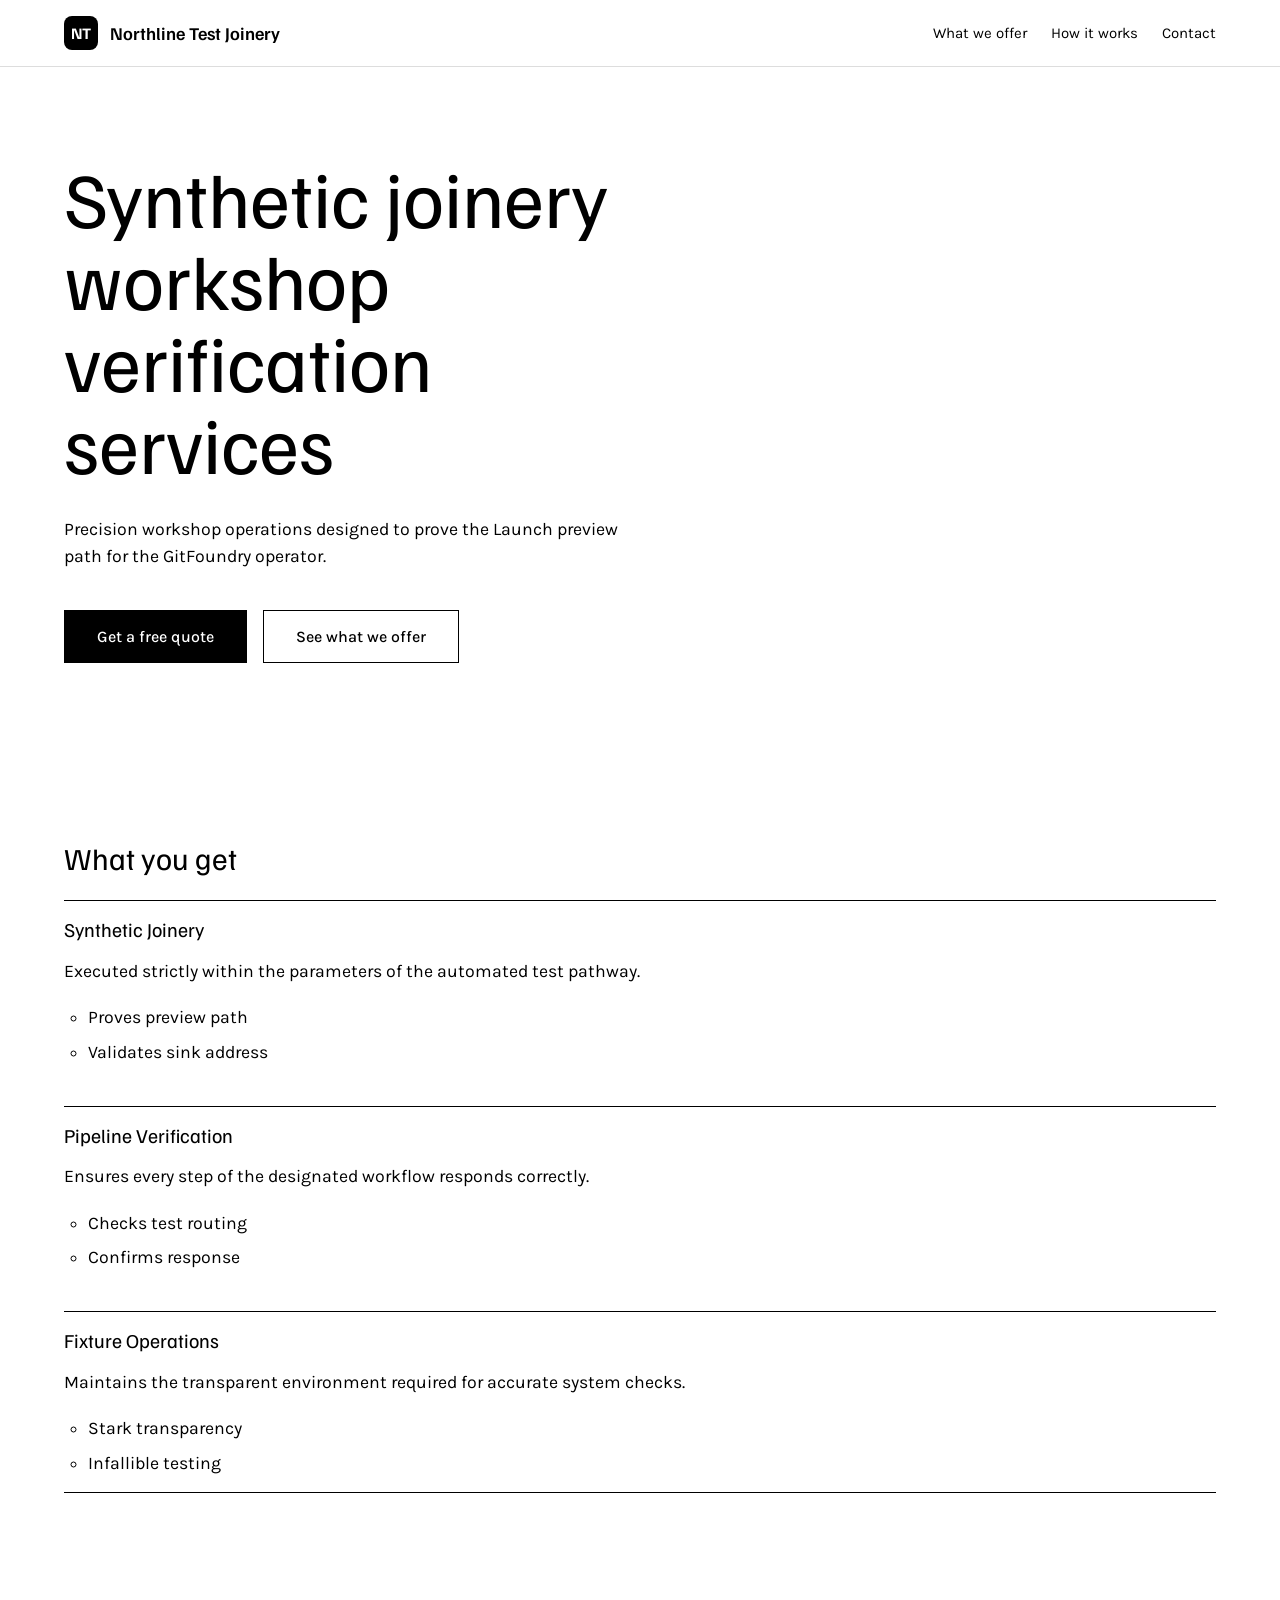
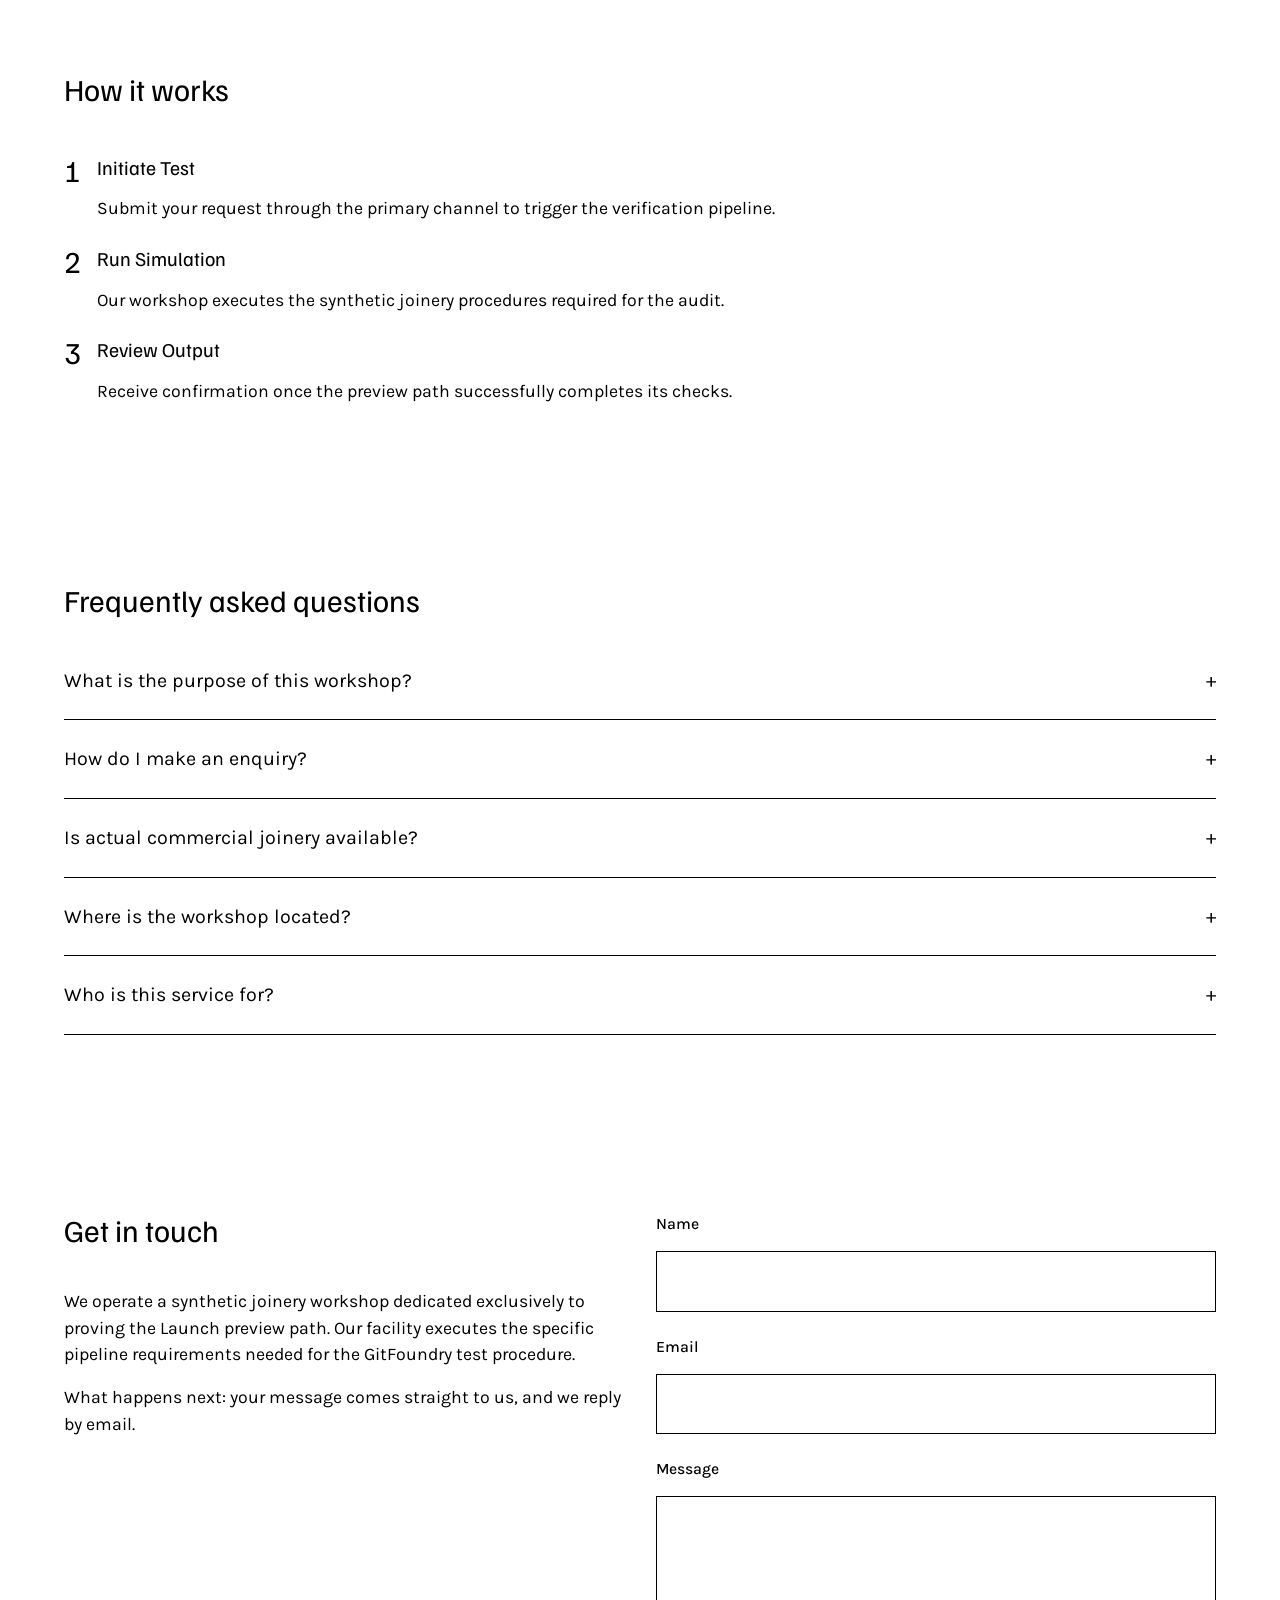
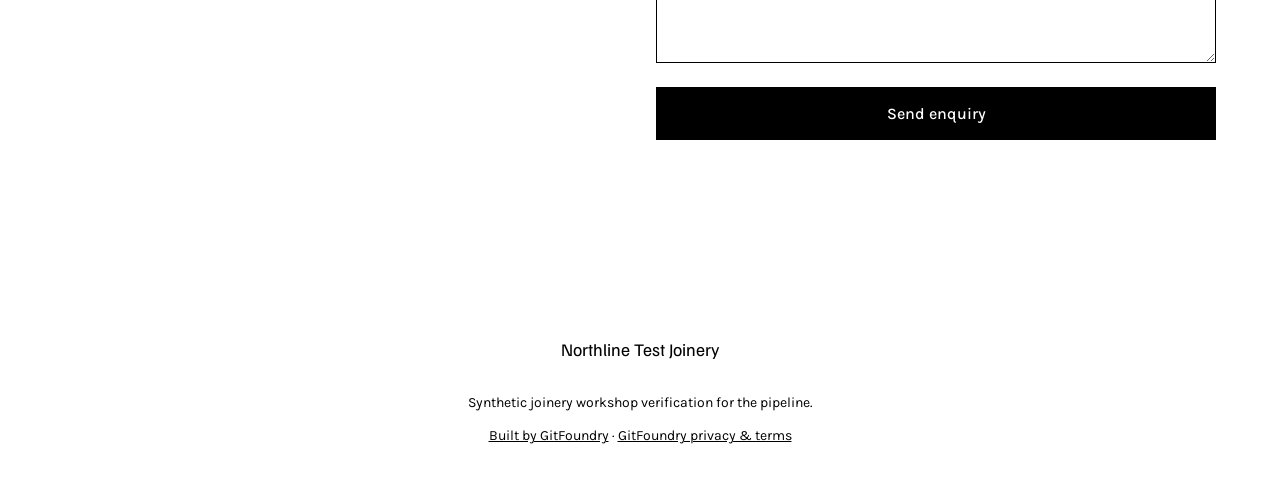
<file: index.html>
<!DOCTYPE html>
<html lang="en">
<head>
  <meta charset="UTF-8">
  <meta name="viewport" content="width=device-width, initial-scale=1.0">
  <title>Northline Test Joinery — Synthetic joinery workshop verification services</title>
  <meta name="description" content="Northline Test Joinery provides synthetic joinery workshop verification services to prove the Launch preview path for the GitFoundry operator checking this candidate.">
  <link rel="icon" href="favicon.svg" type="image/svg+xml">
  <link href="https://fonts.googleapis.com/css2?family=Familjen+Grotesk:wght@400..700&family=Karla:wght@300..800&display=swap" rel="stylesheet">
  <link rel="stylesheet" href="styles.css">
  <noscript><style>
  .menu-toggle { display: none !important; }
  </style></noscript>
  <meta property="og:title" content="Northline Test Joinery">
  <meta property="og:description" content="Northline Test Joinery provides synthetic joinery workshop verification services to prove the Launch preview path for the GitFoundry operator checking this candidate.">
  <meta property="og:image" content="og-image.png">
  <meta property="og:url" content="index.html">
  <meta property="og:type" content="website">
  <meta name="twitter:card" content="summary_large_image">
  <script type="application/ld+json">{"@context":"https://schema.org","@type":"ProfessionalService","name":"Northline Test Joinery","description":"We operate a synthetic joinery workshop dedicated exclusively to proving the Launch preview path. Our facility executes the specific pipeline requirements needed for the GitFoundry test procedure."}</script>
</head>
<body>
<a class="skip-link" href="#main">Skip to content</a>
<header class="site-header" data-mobile-nav-open="false">
  <div class="site-header__inner">
    <a class="brand" href="index.html">
      <span class="brand__mark" aria-hidden="true">NT</span>
      <span class="brand__wordmark">Northline Test Joinery</span>
    </a>
    <button type="button" class="menu-toggle" data-mobile-nav-toggle aria-controls="primary-nav" aria-expanded="false" aria-label="Toggle navigation">
      <span class="menu-toggle__bar" aria-hidden="true"></span>
      <span class="menu-toggle__bar" aria-hidden="true"></span>
      <span class="menu-toggle__bar" aria-hidden="true"></span>
    </button>
    <nav class="primary-nav" id="primary-nav" aria-label="Primary">
      <a href="#features-list">What we offer</a>
      <a href="#process-steps">How it works</a>
      <a href="#contact-block">Contact</a>
    </nav>
  </div>
</header>

<main id="main">
<section data-section="hero-split" data-surface="dominant" id="hero-split" class="hero-split">
  <div class="container hero-split__inner">
    <div class="hero-split__text">
      <h1 class="hero-split__headline">Synthetic joinery workshop verification services</h1>
      <p class="hero-split__sub">Precision workshop operations designed to prove the Launch preview path for the GitFoundry operator.</p>
      <div class="hero-split__ctas">
        <a href="#contact" class="btn btn--primary">Get a free quote</a>
        <a href="#features-list" class="btn btn--ghost">See what we offer</a>
      </div>
    </div>

  </div>
</section>
<section data-section="features-list" data-surface="dominant" id="features-list" class="features-list">
  <div class="container">
    <h2 class="features-list__title">What you get</h2>
    <ul class="features-list__items">
      <li class="features-list__item">
        <div class="features-list__body">
          <h3 class="features-list__name">Synthetic Joinery</h3>
          <p class="features-list__desc">Executed strictly within the parameters of the automated test pathway.</p>
          <ul class="features-list__bullets"><li>Proves preview path</li><li>Validates sink address</li></ul>
        </div>
      </li>
      <li class="features-list__item">
        <div class="features-list__body">
          <h3 class="features-list__name">Pipeline Verification</h3>
          <p class="features-list__desc">Ensures every step of the designated workflow responds correctly.</p>
          <ul class="features-list__bullets"><li>Checks test routing</li><li>Confirms response</li></ul>
        </div>
      </li>
      <li class="features-list__item">
        <div class="features-list__body">
          <h3 class="features-list__name">Fixture Operations</h3>
          <p class="features-list__desc">Maintains the transparent environment required for accurate system checks.</p>
          <ul class="features-list__bullets"><li>Stark transparency</li><li>Infallible testing</li></ul>
        </div>
      </li>
    </ul>
  </div>
</section>
<section data-section="process-steps" data-surface="dominant" id="process-steps" class="process-steps">
  <div class="container">
    <div class="process-steps__intro">
    <h2 class="process-steps__title">How it works</h2>
    </div>
    <ol class="process-steps__list">
      <li class="process-step">
        <span class="process-step__num" aria-hidden="true">1</span>
        <div class="process-step__body">
          <h3 class="process-step__heading">Initiate Test</h3>
          <p class="process-step__desc">Submit your request through the primary channel to trigger the verification pipeline.</p>
        </div>
      </li>
      <li class="process-step">
        <span class="process-step__num" aria-hidden="true">2</span>
        <div class="process-step__body">
          <h3 class="process-step__heading">Run Simulation</h3>
          <p class="process-step__desc">Our workshop executes the synthetic joinery procedures required for the audit.</p>
        </div>
      </li>
      <li class="process-step">
        <span class="process-step__num" aria-hidden="true">3</span>
        <div class="process-step__body">
          <h3 class="process-step__heading">Review Output</h3>
          <p class="process-step__desc">Receive confirmation once the preview path successfully completes its checks.</p>
        </div>
      </li>
    </ol>
  </div>
</section>
<section data-section="faq-accordion" data-surface="dominant" id="faq-accordion" class="faq-accordion">
  <div class="container">
    <h2 class="faq-accordion__title">Frequently asked questions</h2>
    <div class="faq-accordion__list">
      <details class="faq-item">
        <summary class="faq-item__question">What is the purpose of this workshop?</summary>
        <div class="faq-item__answer"><p>It exists solely to prove the Launch preview path for the GitFoundry operator test.</p></div>
      </details>
      <details class="faq-item">
        <summary class="faq-item__question">How do I make an enquiry?</summary>
        <div class="faq-item__answer"><p>Use the contact details provided to submit your verification requirements directly to our team.</p></div>
      </details>
      <details class="faq-item">
        <summary class="faq-item__question">Is actual commercial joinery available?</summary>
        <div class="faq-item__answer"><p>No, this facility handles synthetic test operations only.</p></div>
      </details>
      <details class="faq-item">
        <summary class="faq-item__question">Where is the workshop located?</summary>
        <div class="faq-item__answer"><p>It operates at the invalid sink address specified by the test pipeline.</p></div>
      </details>
      <details class="faq-item">
        <summary class="faq-item__question">Who is this service for?</summary>
        <div class="faq-item__answer"><p>It is built exclusively for the GitFoundry test operator checking this candidate.</p></div>
      </details>
    </div>
  </div>
</section>
<section data-section="contact-block" data-surface="dominant" id="contact" class="contact-block">
  <div class="container contact-block__inner" id="contact-block">
    <div class="contact-block__info">
      <h2 class="contact-block__title">Get in touch</h2>
      <p class="contact-block__about">We operate a synthetic joinery workshop dedicated exclusively to proving the Launch preview path. Our facility executes the specific pipeline requirements needed for the GitFoundry test procedure.</p>
      <p class="contact-block__promise">What happens next: your message comes straight to us, and we reply by email.</p>
      
    </div>
    <form class="contact-block__form" action="https://gitfoundry-worker-test.gitfoundry.workers.dev/api/site-enquiry" method="POST">
      <input type="hidden" name="subject" value="Enquiry from Northline Test Joinery">
      <input type="hidden" name="page" value="index.html">
      <input type="text" name="_gotcha" tabindex="-1" autocomplete="off" aria-hidden="true" style="position:absolute;left:-9999px">
      <div class="form-field">
        <label for="contact-name" class="form-label">Name</label>
        <input id="contact-name" name="name" type="text" class="form-input" autocomplete="name" required>
      </div>
      <div class="form-field">
        <label for="contact-email" class="form-label">Email</label>
        <input id="contact-email" name="email" type="email" class="form-input" autocomplete="email" required>
      </div>
      <div class="form-field">
        <label for="contact-message" class="form-label">Message</label>
        <textarea id="contact-message" name="message" class="form-textarea" rows="5" required></textarea>
      </div>
      <button type="submit" class="btn btn--primary">Send enquiry</button>
    </form>
  </div>
</section>
</main>
<footer class="site-footer">
  <div class="container site-footer__inner">
    <p class="site-footer__brand">Northline Test Joinery</p>
    <p class="site-footer__tagline">Synthetic joinery workshop verification for the pipeline.</p>
    <p class="site-footer__built"><a href="https://gitfoundry.co.uk">Built by GitFoundry</a> · <a href="https://gitfoundry.co.uk/legal">GitFoundry privacy &amp; terms</a></p>
  </div>
</footer>
  <script src="mobile-nav.js" defer></script>
</body>
</html>
</file>
<file: styles.css>
/* Composable design stylesheet for style "stykka-b43fdb3c-85e9-4282-9262-1d3deb4b679d". */
/* Compiled from reviewed style data by lib/design-css.mjs. The model never writes this file. */
:root {
  --colour-dominant: #ffffff;
  --colour-on-dominant: #000000;
  --colour-supporting: #000000;
  --colour-on-supporting: #ffffff;
  --colour-accent: #000000;
  --colour-on-accent: #ffffff;
  --colour-muted: #000000;
  --colour-border: #000000;
  --colour-focus: #000000;
  --colour-on-dark-focus: #ffffff;
  --colour-error: #6b0014;
  --colour-success: #0b3d20;
  --font-display: "Familjen Grotesk", Georgia, "Times New Roman", serif;
  --font-body: "Karla", -apple-system, BlinkMacSystemFont, "Segoe UI", Roboto, Helvetica, Arial, sans-serif;
  --text-display: clamp(3.482rem, 3.0140000000000002rem + 2.34vw, 5.12rem);
  --leading-display: 1.05;
  --tracking-display: -0.02em;
  --weight-display: 400;
  --text-h1: clamp(2.176rem, 1.8834285714285715rem + 1.4628571428571429vw, 3.2rem);
  --leading-h1: 1.1;
  --tracking-h1: -0.015em;
  --weight-h1: 400;
  --text-h2: clamp(1.375rem, 1.1964285714285714rem + 0.8928571428571428vw, 2rem);
  --leading-h2: 1.15;
  --tracking-h2: -0.01em;
  --weight-h2: 400;
  --text-h3: clamp(1.125rem, 1.0892857142857142rem + 0.17857142857142858vw, 1.25rem);
  --leading-h3: 1.25;
  --tracking-h3: 0em;
  --weight-h3: 400;
  --text-body: clamp(1rem, 0.9642857142857143rem + 0.17857142857142858vw, 1.125rem);
  --leading-body: 1.5;
  --tracking-body: 0em;
  --weight-body: 400;
  --text-small: 0.875rem;
  --leading-small: 1.4;
  --tracking-small: 0em;
  --weight-small: 400;
  --text-label: clamp(0.875rem, 0.8392857142857143rem + 0.17857142857142858vw, 1rem);
  --leading-label: 1.4;
  --tracking-label: 0.01em;
  --weight-label: 500;
  --text-button: 1rem;
  --leading-button: 1.2;
  --tracking-button: 0em;
  --weight-button: 500;
  --measure: 79ch;
  --space-0: 0.25rem;
  --space-1: 0.5rem;
  --space-2: 0.75rem;
  --space-3: 1rem;
  --space-4: 1.5rem;
  --space-5: 2rem;
  --space-6: 3rem;
  --space-7: 4rem;
  --space-8: 6rem;
  --gutter: clamp(1rem, 0.7142857142857143rem + 1.4285714285714286vw, 2rem);
  --section-gap: clamp(3rem, 2.142857142857143rem + 4.285714285714286vw, 6rem);
  --content-max: 72rem;
  --radius: 0rem;
  --shadow: none;
  --colour-action: var(--colour-supporting);
  --colour-on-action: var(--colour-on-supporting);
  --card-border: 1px solid var(--colour-border);
  --card-shadow: none;
  --control-min-height: 44px;
  --motion-fast: 120ms;
  --motion-normal: 200ms;
  --motion-slow: 320ms;
  --easing: cubic-bezier(0.2, 0, 0, 1);
}

*, *::before, *::after { box-sizing: border-box; }

body {
  margin: 0;
  font-family: var(--font-body);
  font-size: var(--text-body);
  line-height: var(--leading-body);
  background: var(--colour-dominant);
  color: var(--colour-on-dominant);
  overflow-wrap: anywhere;
}

/* anywhere, not break-word: only anywhere shrinks the min-content size, so a
   long word in a grid or flex child wraps instead of widening its track and
   bursting the page under 200% text enlargement. */
h1, h2, h3 { text-wrap: balance; overflow-wrap: anywhere; }

h1 {
  font-family: var(--font-display);
  font-size: var(--text-h1);
  font-weight: var(--weight-h1);
  line-height: var(--leading-h1);
  letter-spacing: var(--tracking-h1)em;
  margin-block: var(--space-6) var(--space-4);
}

h2 {
  font-family: var(--font-display);
  font-size: var(--text-h2);
  font-weight: var(--weight-h2);
  line-height: var(--leading-h2);
  letter-spacing: var(--tracking-h2)em;
  margin-block: var(--space-6) var(--space-3);
}

h3 {
  font-family: var(--font-display);
  font-size: var(--text-h3);
  font-weight: var(--weight-h3);
  line-height: var(--leading-h3);
  letter-spacing: var(--tracking-h3)em;
  margin-block: var(--space-5) var(--space-3);
}

p { max-width: var(--measure); }

small {
  font-size: var(--text-small);
  line-height: var(--leading-small);
}

label, .form-label {
  display: block;
  font-size: var(--text-label);
  font-weight: var(--weight-label);
  line-height: var(--leading-label);
  letter-spacing: var(--tracking-label)em;
  margin-block-end: var(--space-1);
}

.page-title {
  font-family: var(--font-display);
  font-size: var(--text-display);
  font-weight: var(--weight-display);
  line-height: var(--leading-display);
  letter-spacing: var(--tracking-display)em;
  /* An inner page's title sits outside a container: keep it inside the same gutters. */
  width: min(100% - (2 * var(--gutter)), var(--content-max));
  margin-inline: auto;
  padding-block-start: var(--section-gap);
  overflow-wrap: anywhere;
}

/* Semantic surfaces: every section colour resolves through these variables,
   so text always sits on its measured on-colour. */
[data-surface="dominant"] {
  --surface: var(--colour-dominant);
  --ink: var(--colour-on-dominant);
  background: var(--surface);
  color: var(--ink);
}

[data-surface="supporting"] {
  --surface: var(--colour-supporting);
  --ink: var(--colour-on-supporting);
  background: var(--surface);
  color: var(--ink);
}

[data-surface] :is(h1, h2, h3, p) { color: inherit; }

/* Plain links inherit their surface ink. Button-links are excluded: their
   colours come from the button rules below, and this selector would otherwise
   out-specify .btn--primary and paint accent buttons in body text. */
[data-surface] a:not(.btn) { color: inherit; }

/* Document rhythm: tight groups, generous separation. */
.container {
  width: min(100% - (2 * var(--gutter)), var(--content-max));
  margin-inline: auto;
}

main > section { padding-block: var(--section-gap); }

/* Hero compositions. */
.hero-centered__inner,
.hero-split__inner,
.hero-banner__inner {
  display: grid;
  gap: var(--space-5);
  align-items: center;
}

.hero-centered__headline,
.hero-split__headline,
.hero-banner__headline {
  font-family: var(--font-display);
  font-size: var(--text-display);
  font-weight: var(--weight-display);
  line-height: var(--leading-display);
  letter-spacing: var(--tracking-display)em;
  margin-block: 0 var(--space-3);
  /* No ch cap here: ch scales with font-size, so it cannot constrain a
     headline that is simply too large for its copy. Length is governed by the
     display scale in the style record instead. */
}

.hero-note {
  padding: var(--space-5);
  border-radius: var(--radius);
}

/* Feature compositions. */
.features-list__items { list-style: none; margin: 0; padding: 0; display: grid; gap: var(--space-4); }
.features-grid__cards { display: grid; gap: var(--space-5); }
.feature-card {
  padding: var(--space-5);
  border: var(--card-border);
  border-radius: var(--radius);
  box-shadow: var(--card-shadow);
}

/* Founder composition. */
.founder-story__inner { display: grid; gap: var(--space-5); align-items: start; }
.founder-story__image img { width: 100%; height: auto; display: block; border-radius: var(--radius); }

/* Process compositions. */
.process-steps__list,
.how-it-works__steps { list-style: none; margin: 0; padding: 0; display: grid; gap: var(--space-4); }

/* FAQ disclosures. */
details.faq-item { border-block-end: 1px solid var(--colour-border); padding-block: var(--space-3); }
details.faq-item summary {
  cursor: pointer;
  font-size: var(--text-h3);
  font-weight: var(--weight-h3);
  padding-block: var(--space-1);
  min-height: 44px;
}

/* Conversion compositions. */
.waitlist-capture__row { display: grid; gap: var(--space-3); }
.contact-block__inner { display: grid; gap: var(--space-5); }

/* Section roots: in-page anchors land with breathing room. Listing every
   root also keeps validator class coverage honest on the new path. */
.hero-centered,
.hero-split,
.hero-banner,
.features-list,
.features-grid,
.problem-solution,
.founder-story,
.process-steps,
.how-it-works,
.faq-accordion,
.cta-banner,
.waitlist-capture,
.contact-block,
.editorial-intro,
.manifesto-band,
.outcomes-band,
.capability-rows,
.work-index,
.image-triptych,
.client-logos { scroll-margin-top: var(--space-4); }

.waitlist-capture__inner { display: grid; gap: var(--space-4); align-content: start; }

/* Section element vocabulary: every class the catalogue renderers emit gets
   a token-driven rule, so validator class coverage holds on the new path. */
.hero-centered__copy,
.hero-split__text {
  display: grid;
  gap: var(--space-3);
  align-content: start;
}

.hero-centered__kicker,
.process-steps__eyebrow,
.founder-story__eyebrow,
.waitlist-capture__eyebrow,
.problem-solution__label {
  font-size: var(--text-label);
  font-weight: var(--weight-label);
  line-height: var(--leading-label);
  letter-spacing: var(--tracking-label)em;
  margin-block: 0 var(--space-2);
}

.hero-centered__sub,
.hero-split__sub,
.hero-banner__sub {
  font-size: var(--text-body);
  line-height: var(--leading-body);
  margin-block: 0 var(--space-4);
}

.hero-centered__ctas,
.hero-split__ctas {
  display: flex;
  flex-wrap: wrap;
  gap: var(--space-3);
  align-items: center;
}

/* WCAG 2.5.8 gives a standalone link a 24px minimum target. Declare it: left
   to the body leading, a style with tighter leading drops under the floor. */
.hero-centered__text-link {
  font-weight: var(--weight-button);
  text-underline-offset: 3px;
  display: inline-flex;
  align-items: center;
  min-height: 24px;
}

.hero-note {
  padding: var(--space-5);
  border-radius: var(--radius);
}

.hero-note__label {
  font-size: var(--text-label);
  font-weight: var(--weight-label);
  letter-spacing: var(--tracking-label)em;
  margin-block: 0 var(--space-2);
}

.hero-note__title {
  font-family: var(--font-display);
  font-size: var(--text-h3);
  font-weight: var(--weight-h3);
  line-height: var(--leading-h3);
  margin-block: 0 var(--space-2);
}

.hero-note__rule {
  border-block-start: 1px solid currentColor;
  opacity: 0.55;
  margin-block: var(--space-3);
}

.hero-note__body { margin-block: 0 var(--space-2); }
.hero-note__signoff { font-size: var(--text-small); margin-block: 0; }

.hero-split__image img { width: 100%; height: auto; display: block; border-radius: var(--radius); }

.features-list__title,
.features-grid__title,
.process-steps__title,
.how-it-works__title,
.faq-accordion__title,
.founder-story__title,
.contact-block__title,
.waitlist-capture__title,
.problem-solution__headline {
  font-family: var(--font-display);
  font-size: var(--text-h2);
  font-weight: var(--weight-h2);
  line-height: var(--leading-h2);
  letter-spacing: var(--tracking-h2)em;
  margin-block: 0 var(--space-4);
}

.hero-centered__inner:not(:has(.hero-note)) { grid-template-columns: 1fr; }

.features-list__item {
  display: grid;
  grid-template-columns: 1fr;
  gap: var(--space-3);
  padding-block: var(--space-3);
  border-block-start: 1px solid var(--colour-border);
}

.features-list__item:last-child { border-block-end: 1px solid var(--colour-border); }

.features-list__num {
  font-family: var(--font-display);
  font-size: var(--text-h3);
  font-weight: var(--weight-h3);
}

.features-list__body { display: grid; gap: var(--space-1); align-content: start; }

.features-list__name,
.feature-card__title,
.process-step__heading,
.how-step__heading {
  font-family: var(--font-display);
  font-size: var(--text-h3);
  font-weight: var(--weight-h3);
  line-height: var(--leading-h3);
  margin-block: 0 var(--space-1);
}

.features-list__desc,
.feature-card__desc,
.process-step__desc,
.how-step__desc { margin-block: 0; }

.features-list__bullets,
.feature-card__bullets,
.founder-story__signals,
.contact-block__signals {
  margin: var(--space-2) 0 0;
  padding-inline-start: var(--space-4);
  display: grid;
  gap: var(--space-1);
}

.problem-solution__inner { display: grid; gap: var(--space-5); }
.problem-solution__problem, .problem-solution__answer { display: grid; gap: var(--space-2); align-content: start; }
.problem-solution__body { margin-block: 0; }
.problem-solution__product {
  font-family: var(--font-display);
  font-size: var(--text-h3);
  font-weight: var(--weight-h3);
  margin-block: 0;
}

.founder-story__text { display: grid; gap: var(--space-2); align-content: start; }
.founder-story__body { margin-block: 0; }
.founder-story__subhead {
  font-family: var(--font-display);
  font-size: var(--text-h3);
  font-weight: var(--weight-h3);
  margin-block: var(--space-3) var(--space-1);
}
.founder-story__steps { margin: 0; padding-inline-start: var(--space-4); display: grid; gap: var(--space-1); }
.founder-story--no-image .founder-story__inner { grid-template-columns: 1fr; }

.process-steps__intro { display: grid; gap: var(--space-1); margin-block-end: var(--space-4); }
.process-step,
.how-step {
  display: grid;
  grid-template-columns: auto 1fr;
  gap: var(--space-3);
}
.process-step__body { display: grid; gap: var(--space-1); align-content: start; }
.process-step__num,
.how-step__num {
  font-family: var(--font-display);
  font-size: var(--text-h2);
  font-weight: var(--weight-h2);
  line-height: 1;
}

.faq-accordion__list { display: grid; }
.faq-item__question { display: flex; justify-content: space-between; align-items: baseline; gap: var(--space-3); cursor: pointer; list-style: none; }
.faq-item__question::-webkit-details-marker { display: none; }
.faq-item__question::after { content: "+"; flex: 0 0 auto; }
details[open] > .faq-item__question::after { content: "−"; }
.faq-item__answer p { margin-block: var(--space-2) 0; }

.cta-banner__inner { display: grid; gap: var(--space-3); justify-items: start; }
.cta-banner__hook { font-size: var(--text-h3); line-height: var(--leading-h3); margin-block: 0; }

.waitlist-capture__intro { display: grid; gap: var(--space-1); }
.waitlist-capture__form { display: grid; gap: var(--space-3); }
.waitlist-capture__label { margin-block-end: 0; }
/* 2026-09-10 — was white-space: nowrap, which defeated the grid/flex
   blowout guard (.waitlist-capture__row > *, line ~562) that every other
   button in this design system relies on to wrap instead of bursting the
   page under text enlargement. Explicit white-space: normal documents that
   decision and keeps this selector defined (validate-site.mjs requires
   every rendered class to have a rule). */
.waitlist-capture__btn { white-space: normal; }

.contact-block__info { display: grid; gap: var(--space-3); align-content: start; }
.contact-block__about,
.contact-block__hours,
.contact-block__promise { margin-block: 0; }
.contact-block__form { display: grid; gap: 0; align-content: start; }

.site-footer__inner { display: grid; gap: var(--space-2); }
.site-footer__brand { font-family: var(--font-display); font-weight: var(--weight-h3); }
.site-footer__tagline,
.site-footer__built { font-size: var(--text-small); margin-block: 0; }
/* The credit link must read on the footer's own surface, not the browser's default blue. */
.site-footer__built a { color: inherit; text-decoration: underline; }

/* Actions: primary rides the accent pair, secondary the supporting pair. */
.btn, button {
  font-family: var(--font-body);
  font-size: var(--text-button);
  font-weight: var(--weight-button);
  line-height: var(--leading-button);
  letter-spacing: var(--tracking-button)em;
}

.btn {
  display: inline-flex;
  align-items: center;
  justify-content: center;
  min-height: var(--control-min-height);
  padding: var(--space-3) var(--space-5);
  border-radius: var(--radius);
  text-decoration: none;
  border: 1px solid transparent;
}

.btn--primary {
  background: var(--colour-action);
  color: var(--colour-on-action);
}

.btn--ghost {
  background: transparent;
  border-color: currentColor;
  color: var(--colour-supporting);
}

[data-surface="supporting"] .btn--ghost { color: var(--colour-on-supporting); }

/* Form controls. */
.form-input, .form-textarea, .waitlist-capture__input {
  width: 100%;
  min-height: var(--control-min-height);
  padding: var(--space-3);
  font: inherit;
  color: inherit;
  background: transparent;
  border: 1px solid var(--colour-border);
  border-radius: var(--radius);
}

.form-field { display: grid; gap: var(--space-1); margin-block-end: var(--space-4); }
.form-error { color: var(--colour-error); font-weight: 600; }

/* Grid/flex blowout guard: text-bearing grid and flex children must shrink
   below their min-content size, or a long word bursts the page under text
   enlargement instead of wrapping. */
.hero-centered__inner > *,
.hero-split__inner > *,
.features-grid__cards > *,
.founder-story__inner > *,
.contact-block__inner > *,
.waitlist-capture__inner > *,
.waitlist-capture__row > *,
.problem-solution__inner > *,
.cta-banner__inner > *,
.hero-centered__ctas > *,
.hero-split__ctas > * {
  min-width: 0;
}

/* Navigation tokens for the polish-installed header. The header block owns
   colours and type size; these additive rules own layout and touch targets.
   (An earlier .site-nav block styled nothing — the header emits
   .primary-nav — so these target the real classes.) */
.primary-nav { display: flex; flex-wrap: wrap; gap: var(--space-3); align-items: center; }
.primary-nav a { text-decoration: none; padding-block: 0.25rem; }
.primary-nav a:hover { text-decoration: underline; text-underline-offset: 3px; }

/* The shared header toggle ships at 38px; the product default is 44px.
   min-height here does not disturb the header block's own box rules. */
.menu-toggle { min-height: 44px; }

/* Footer. */
.site-footer { padding-block: var(--section-gap) var(--space-5); }

/* State changes only: focus, hover, pressed. No entrance choreography, and
   never opacity zero as a prerequisite for visible content. */
a, button, .btn, input, textarea, summary {
  transition:
    color var(--motion-fast) var(--easing),
    background-color var(--motion-normal) var(--easing),
    border-color var(--motion-fast) var(--easing),
    box-shadow var(--motion-normal) var(--easing);
}

a:hover { text-decoration-thickness: 2px; }
.btn--primary:hover { filter: brightness(1.06); }
.btn--primary:active { filter: brightness(0.96); }
.btn:disabled, button:disabled { opacity: 0.55; cursor: not-allowed; }

:focus-visible {
  outline: 3px solid var(--colour-focus);
  outline-offset: 2px;
}

[data-surface="supporting"] :focus-visible { outline-color: var(--colour-on-dark-focus); }

@media (prefers-reduced-motion: reduce) {
  *, *::before, *::after {
    animation-duration: 0.01ms !important;
    animation-iteration-count: 1 !important;
    transition-duration: 0.01ms !important;
    scroll-behavior: auto !important;
  }
  html { scroll-behavior: auto; }
}

/* ── Hero atmosphere ───────────────────────────────────────────────────────
   A colour field drawn from the style's own palette. No image file, nothing
   licensed, nothing to store, and each style tints itself. Overlapping soft
   radial gradients read as depth the way a photograph does, without one.
   The scrim is what guarantees the text contrast — a gradient behind text
   cannot be measured, so it is never trusted on its own. */
.hero-atmosphere {
  position: relative;
  isolation: isolate;
  display: grid;
  align-items: end;
  min-height: min(86vh, 44rem);
  overflow: hidden;
  background: var(--colour-dominant);
  color: var(--colour-on-dominant);
}

.hero-atmosphere__field {
  position: absolute;
  inset: 0;
  z-index: -2;
  background: radial-gradient(120% 90% at 14% 12%, color-mix(in oklab, var(--colour-accent) 16%, var(--colour-dominant)) 0%, transparent 62%),
    radial-gradient(110% 100% at 86% 78%, color-mix(in oklab, var(--colour-muted) 12%, var(--colour-dominant)) 0%, transparent 70%),
    var(--colour-dominant);
}

/* Fixed, measurable darkening so the on-supporting ink always clears its
   contrast threshold regardless of where the gradient stops happen to land. */
.hero-atmosphere__scrim {
  position: absolute;
  inset: 0;
  z-index: -1;
  background: linear-gradient(to top, rgba(255, 255, 255, 0.35) 0%, rgba(255, 255, 255, 0.15) 60%, rgba(255, 255, 255, 0.05) 100%);
}

.hero-atmosphere__inner {
  padding-block: var(--section-gap);
  display: grid;
  justify-items: start;
  gap: var(--space-2);
}

.hero-atmosphere__kicker {
  font-size: var(--text-small);
  font-weight: var(--weight-label);
  letter-spacing: 0.14em;
  text-transform: uppercase;
  margin-block: 0;
  opacity: 0.85;
}

.hero-atmosphere__headline {
  font-family: var(--font-display);
  font-size: var(--text-display);
  font-weight: var(--weight-display);
  line-height: var(--leading-display);
  letter-spacing: var(--tracking-display)em;
  margin-block: 0 var(--space-2);
  max-width: 20ch;
}

.hero-atmosphere__sub {
  font-size: var(--text-body);
  line-height: var(--leading-body);
  margin-block: 0 var(--space-4);
  opacity: 0.92;
}

.hero-atmosphere__ctas {
  display: flex;
  flex-wrap: wrap;
  gap: var(--space-3);
  align-items: center;
}

.hero-atmosphere__ctas > * { min-width: 0; }

.hero-atmosphere__text-link {
  font-weight: var(--weight-button);
  text-underline-offset: 3px;
  display: inline-flex;
  align-items: center;
  min-height: 24px;
}

/* ── Editorial sections ────────────────────────────────────────────────────
   Asymmetric grids: a small-caps label in the left margin, a large headline,
   body copy in a middle column and a list on the right. Mobile-first, so each
   block is a readable stack until there is width for the real composition. */

/* A bleed section lets its own background and any full-width child run edge to
   edge. A .container child keeps its inset: the colour field bleeds, the words
   inside it do not. Without the :not() the container lost its gutter and text
   sat flush against the viewport edge. */
.section--bleed { padding-inline: 0; }
.section--bleed > *:not(.container) { width: 100%; max-width: none; margin-inline: 0; }

.editorial-intro__label,
.manifesto-band__label,
.outcomes-band__label,
.capability-rows__label,
.work-index__label,
.client-logos__label {
  font-size: var(--text-small);
  font-weight: var(--weight-label);
  letter-spacing: 0.12em;
  text-transform: uppercase;
  color: var(--colour-muted);
  margin-block: 0 var(--space-3);
}

[data-surface="supporting"] :is(.editorial-intro__label, .manifesto-band__label, .outcomes-band__label, .capability-rows__label, .work-index__label, .client-logos__label) {
  color: inherit;
  opacity: 0.72;
}

.editorial-intro__grid,
.manifesto-band__grid,
.outcomes-band__grid,
.capability-rows__grid,
.work-index__grid,
.client-logos__grid {
  display: grid;
  gap: var(--space-4);
  align-items: start;
}

/* h1 scale, not the hero's display scale. At display scale in these tracks a
   headline broke mid-word: overflow-wrap:anywhere is the safety net that stops
   a grid track bursting, and it splits a word that cannot fit, so the scale has
   to suit the column rather than the wrap mode being loosened. */
.manifesto-band__headline,
.outcomes-band__headline {
  font-family: var(--font-display);
  font-size: var(--text-h1);
  font-weight: var(--weight-display);
  line-height: var(--leading-h1);
  letter-spacing: var(--tracking-h1)em;
  margin-block: 0 var(--space-4);
  max-width: 16ch;
}

/* The introduction is a normal section, with the same heading hierarchy as
   services and FAQs. Its label sits above two balanced content columns. */
.editorial-intro__label { margin-block: 0; }
.editorial-intro__headline {
  font-family: var(--font-display);
  font-size: var(--text-h2);
  font-weight: var(--weight-h2);
  line-height: var(--leading-h2);
  letter-spacing: var(--tracking-h2);
  margin-block: 0;
  max-width: none;
}
.editorial-intro__body p { margin: 0; max-width: 42ch; }

/* Sits beside its own label in a narrower column, so it takes the step below
   the intro and manifesto headlines. */
.capability-rows__headline {
  font-family: var(--font-display);
  font-size: var(--text-h2);
  font-weight: var(--weight-h2);
  line-height: var(--leading-h2);
  letter-spacing: var(--tracking-h2)em;
  margin-block: 0 var(--space-4);
  max-width: 14ch;
}

.editorial-intro__body p,
.manifesto-band__body p { margin-block: 0 var(--space-3); }

.editorial-intro__keywords {
  list-style: none;
  margin: 0;
  padding: 0;
  display: grid;
  gap: var(--space-1);
  font-size: var(--text-small);
  letter-spacing: 0.1em;
  text-transform: uppercase;
  color: var(--colour-muted);
}

[data-surface="supporting"] .editorial-intro__keywords { color: inherit; opacity: 0.72; }

.outcomes-band__items {
  list-style: none;
  margin: 0;
  padding: 0;
  display: grid;
  gap: var(--space-4);
}

.outcomes-band__item {
  border-inline-start: 1px solid var(--colour-border);
  padding-inline-start: var(--space-3);
  min-width: 0;
}

[data-surface="supporting"] .outcomes-band__item { border-inline-start-color: currentColor; }

.outcomes-band__item-text {
  display: block;
  font-family: var(--font-display);
  font-size: var(--text-h3);
  line-height: var(--leading-h3);
}

.capability-rows__rows,
.work-index__rows {
  list-style: none;
  margin: 0;
  padding: 0;
  display: grid;
  gap: var(--space-4);
}

.capability-rows__row,
.work-index__row {
  display: grid;
  gap: var(--space-2);
  align-items: start;
  padding-block-end: var(--space-4);
  border-block-end: 1px solid var(--colour-border);
  min-width: 0;
}

[data-surface="supporting"] :is(.capability-rows__row, .work-index__row) { border-block-end-color: currentColor; }

.capability-rows__num,
.work-index__num {
  font-size: var(--text-small);
  color: var(--colour-muted);
  font-variant-numeric: tabular-nums;
}

[data-surface="supporting"] :is(.capability-rows__num, .work-index__num) { color: inherit; opacity: 0.72; }

.capability-rows__name,
.work-index__title {
  font-family: var(--font-display);
  font-size: var(--text-h3);
  font-weight: var(--weight-h3);
  line-height: var(--leading-h3);
  margin-block: 0 var(--space-1);
}

.work-index__title { display: block; }
/* Body stacks the row title over its description inside the row grid. */
.capability-rows__body {
  display: grid;
  gap: var(--space-1);
  align-content: start;
  min-width: 0;
}
.capability-rows__desc,
.work-index__desc { margin-block: 0; }

.capability-rows__media img,
.work-index__thumb img {
  width: 100%;
  height: auto;
  display: block;
  border-radius: var(--radius);
}

.image-triptych__cards {
  list-style: none;
  margin: 0;
  padding: 0;
  display: grid;
  gap: 1px;
}

.image-triptych__card {
  position: relative;
  display: grid;
  align-content: end;
  gap: var(--space-1);
  min-height: 18rem;
  padding: var(--space-5);
  background: var(--colour-supporting);
  color: var(--colour-on-supporting);
  overflow: hidden;
  min-width: 0;
}

.image-triptych__img {
  position: absolute;
  inset: 0;
  width: 100%;
  height: 100%;
  object-fit: cover;
}

.image-triptych__title,
.image-triptych__meta { position: relative; z-index: 1; }

/* Card text sits at the foot of the card over the photograph, so a scrim
   holds the supporting colour behind the words: the bottom of the card
   is the supporting surface itself, where the on-supporting ink already meets
   the 4.5:1 contract. Bright and dark photographs were verified in the
   browser gate (Package 5 fault injection). */
.image-triptych__card::after {
  content: "";
  position: absolute;
  inset: 0;
  background: linear-gradient(to top, var(--colour-supporting) 0%, var(--colour-supporting) 38%, transparent 72%);
  pointer-events: none;
}

/* Deliberate photo-free fallback: without photographs the cards need no
   photographic height, and the marker keeps the validator honest about the
   choice instead of passing silently. */
.image-triptych--no-photos .image-triptych__card { min-height: auto; }
.image-triptych--no-photos .image-triptych__card::after { content: none; }

.image-triptych__title {
  font-family: var(--font-display);
  font-size: var(--text-h2);
  font-weight: var(--weight-h2);
  line-height: var(--leading-h2);
}

.image-triptych__meta {
  font-size: var(--text-small);
  letter-spacing: 0.1em;
  opacity: 0.8;
}

.client-logos__items {
  list-style: none;
  margin: 0;
  padding: 0;
  display: flex;
  flex-wrap: wrap;
  gap: var(--space-4);
  align-items: center;
}

.client-logos__item {
  font-family: var(--font-display);
  font-size: var(--text-h3);
  line-height: var(--leading-h3);
  color: var(--colour-muted);
  min-width: 0;
}

[data-surface="supporting"] .client-logos__item { color: inherit; }

/* Grid/flex blowout guard for the editorial children. */
.editorial-intro__grid > *,
.manifesto-band__grid > *,
.outcomes-band__grid > *,
.capability-rows__grid > *,
.work-index__grid > *,
.client-logos__grid > *,
.outcomes-band__items > *,
.image-triptych__cards > *,
.capability-rows__row > *,
.work-index__row > * { min-width: 0; }

/* Mobile-first: single column stacks; wider layouts arrive with width. */
@media (min-width: 48rem) {
  .hero-split__inner { grid-template-columns: 1fr 1fr; }
  .features-grid__cards { grid-template-columns: repeat(2, 1fr); }
  .founder-story__inner { grid-template-columns: 0.9fr 1.1fr; }
  .contact-block__inner { grid-template-columns: 1fr 1fr; }
  .waitlist-capture__row { grid-template-columns: 1fr auto; }
}

@media (min-width: 64rem) {
  .features-grid__cards { grid-template-columns: repeat(3, 1fr); }
  .hero-centered__inner { grid-template-columns: 1.2fr 0.8fr; }

  /* Introduction: quiet label row, then heading and supporting copy. */
  .editorial-intro__grid { grid-template-columns: 1fr 1fr; column-gap: var(--space-7); row-gap: var(--space-4); }
  .editorial-intro__label { grid-column: 1 / -1; }
  .editorial-intro__headline { grid-column: 1; margin-block-end: 0; }
  .editorial-intro__body { grid-column: 2; }
  .editorial-intro__keywords { grid-column: 2; }

  .manifesto-band__grid { grid-template-columns: 9rem 1.6fr 1fr; column-gap: var(--space-5); }
  .manifesto-band__label { grid-column: 1; }
  .manifesto-band__headline { grid-column: 2; margin-block-end: 0; }
  .manifesto-band__body { grid-column: 3; }

  .outcomes-band__grid { grid-template-columns: 10rem 1fr; column-gap: var(--space-5); }
  .outcomes-band__label { grid-column: 1; grid-row: 1; }
  .outcomes-band__headline { grid-column: 2; grid-row: 1; }
  .outcomes-band__items { grid-column: 2; grid-row: 2; grid-auto-flow: column; grid-auto-columns: 1fr; }

  .capability-rows__grid { grid-template-columns: 18rem 1fr; grid-template-rows: min-content 1fr; align-content: start; column-gap: var(--space-5); }
  .capability-rows__label { grid-column: 1; grid-row: 1; }
  .capability-rows__headline { grid-column: 1; grid-row: 2; align-self: start; margin-block-end: 0; }
  .capability-rows__rows { grid-column: 2; grid-row: 1 / span 2; }
  .capability-rows__row { grid-template-columns: 4rem 1fr 12rem; column-gap: var(--space-4); }

  .work-index__grid { grid-template-columns: 10rem 1fr; column-gap: var(--space-5); }
  .work-index__rows { grid-column: 2; }
  .work-index__row { grid-template-columns: 4rem 12rem 1fr 10rem; column-gap: var(--space-4); align-items: baseline; }

  .client-logos__grid { grid-template-columns: 10rem 1fr; column-gap: var(--space-5); }

  .image-triptych__cards { grid-template-columns: repeat(3, 1fr); }
}

/* structural patches */
@media (min-width: 700px) { .features-grid__cards:has(.feature-card:nth-child(4)):not(:has(.feature-card:nth-child(5))){ grid-template-columns:repeat(2,1fr); } }
.hero-centered > p, .hero-centered__inner > p, .site-footer p, .section-heading > p { margin-inline:auto; }
section { padding-block: clamp(3rem, 6vw, 6rem); }
main, section, [class*="__inner"] { min-width: 0; max-width: 100%; }
h1, h2, h3, h4, h5, h6, p { overflow-wrap: anywhere; }

/* header-owned-by-polish-pack */
/* Polish pack owns this block. The validator checks the marker is present and
   the rule counts are unchanged. If you change it, run npm test. */
/* Skip link: off-screen until focused. ucas-0001 shipped a class-less one with
   no rule anywhere, so "Skip to content" sat on top of the header on every
   page. Owned here for the same reason the header is. */
.skip-link { position: absolute; left: -9999px; top: 0; z-index: 100; padding: 12px 20px; background: #000000; color: #ffffff; text-decoration: none; }
.skip-link:focus { left: 0; }
.site-header { background: #ffffff; border-bottom: 1px solid #00000022; font-family: Karla; position: relative; }
.site-header__inner { max-width: 1200px; margin: 0 auto; padding: 16px 24px; display: flex; align-items: center; gap: 24px; }
.brand { display: inline-flex; align-items: center; gap: 12px; text-decoration: none; color: #000000; }
.brand__mark { display: inline-grid; place-items: center; width: 34px; height: 34px; border-radius: 8px; background: #000000; color: #ffffff; font-family: Familjen Grotesk; font-weight: 700; font-size: 16px; letter-spacing: 0.02em; }
.brand__wordmark { font-family: Familjen Grotesk; font-weight: 600; font-size: 18px; }
.primary-nav { display: flex; gap: 24px; margin-left: auto; align-items: center; }
.primary-nav a { color: #000000; text-decoration: none; font-size: 15px; }
.primary-nav a:hover, .primary-nav a:focus { color: #000000; }
.menu-toggle { display: none; background: transparent; border: 0; padding: 8px; cursor: pointer; }
.menu-toggle__bar { display: block; width: 22px; height: 2px; background: #000000; margin: 4px 0; }
/* launch-minimal: brand + one link, and deliberately no burger to reveal it.
   The mobile rules below turn .primary-nav into a toggle-revealed panel, which
   on this mode would hide the only way to reach the waitlist at phone width —
   the exact failure lib/browser-quality.mjs raises as
   'launch-minimal-waitlist-invisible'. Higher specificity than the .primary-nav
   rules below, so it holds at every width regardless of source order. This is a
   reachability rule, not a styling choice; the mode's appearance is otherwise
   whatever the shared header rules above give it. */
.site-header--minimal .primary-nav { position: static; display: flex; padding: 0; border-bottom: 0; box-shadow: none; margin-left: auto; }
.site-header--minimal .menu-toggle { display: none; }
@media (max-width: 768px) {
  .menu-toggle { display: inline-block; }
  /* Mobile panel: a 1px palette-tinted border-bottom gives the menu a clear end
     on long link lists, and a palette-aware (primary-with-alpha) shadow keeps
     the popover inside the brand's own visual world instead of looking like a
     foreign element stacked on top of the page. The shadow replaces the
     hardcoded black rgba(0,0,0,0.06) the prior rule shipped, which read as a
     default browser popover on a designed page. */
  .primary-nav { position: absolute; top: 100%; left: 0; right: 0; background: #ffffff; flex-direction: column; align-items: stretch; padding: 16px 24px; gap: 12px; display: none; border-bottom: 1px solid #00000022; box-shadow: 0 8px 24px #00000040; }
  html[data-js="true"] .site-header[data-mobile-nav-open="false"] .primary-nav { display: none; }
  html[data-js="true"] .site-header[data-mobile-nav-open="true"] .primary-nav { display: flex; }
}
html[data-reduced-motion="true"] .site-header, html[data-reduced-motion="true"] .primary-nav { transition: none !important; }
/* end header-owned-by-polish-pack */
</file>
